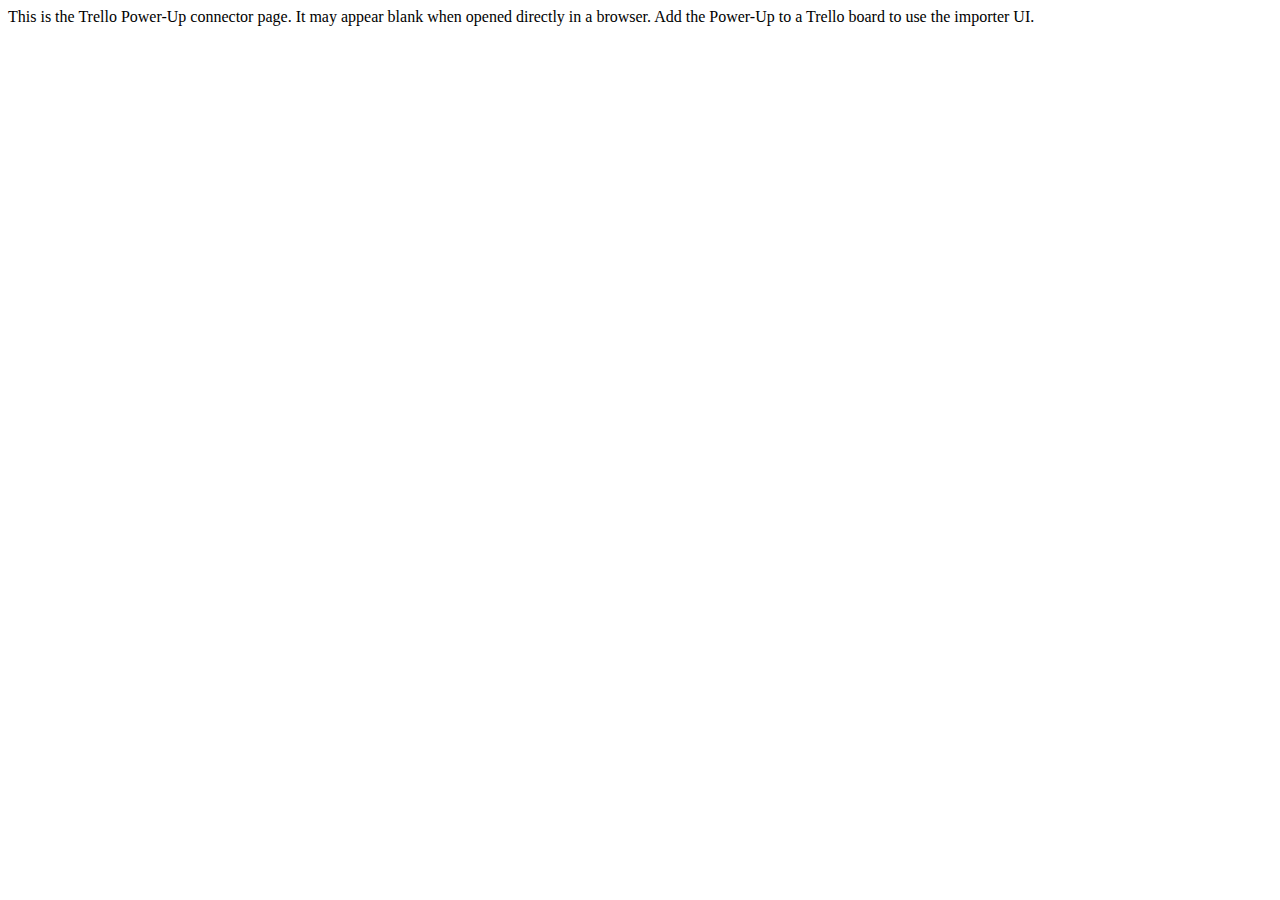
<file: index.html>
<!doctype html>
<html lang="en">
  <head>
    <meta charset="utf-8" />
    <meta name="viewport" content="width=device-width,initial-scale=1" />
    <meta name="referrer" content="no-referrer" />
    <meta
      http-equiv="Content-Security-Policy"
      content="default-src 'none'; base-uri 'none'; form-action 'none'; frame-ancestors https://trello.com https://*.trello.com; script-src 'self' https://p.trellocdn.com"
    />
    <title>JSON/CSV Importer Power-Up</title>
  </head>
  <body>
    <div>
      This is the Trello Power-Up connector page. It may appear blank when opened directly in a browser.
      Add the Power-Up to a Trello board to use the importer UI.
    </div>
    <script src="https://p.trellocdn.com/power-up.min.js"></script>
    <script src="./client.js"></script>
  </body>
</html>
</file>
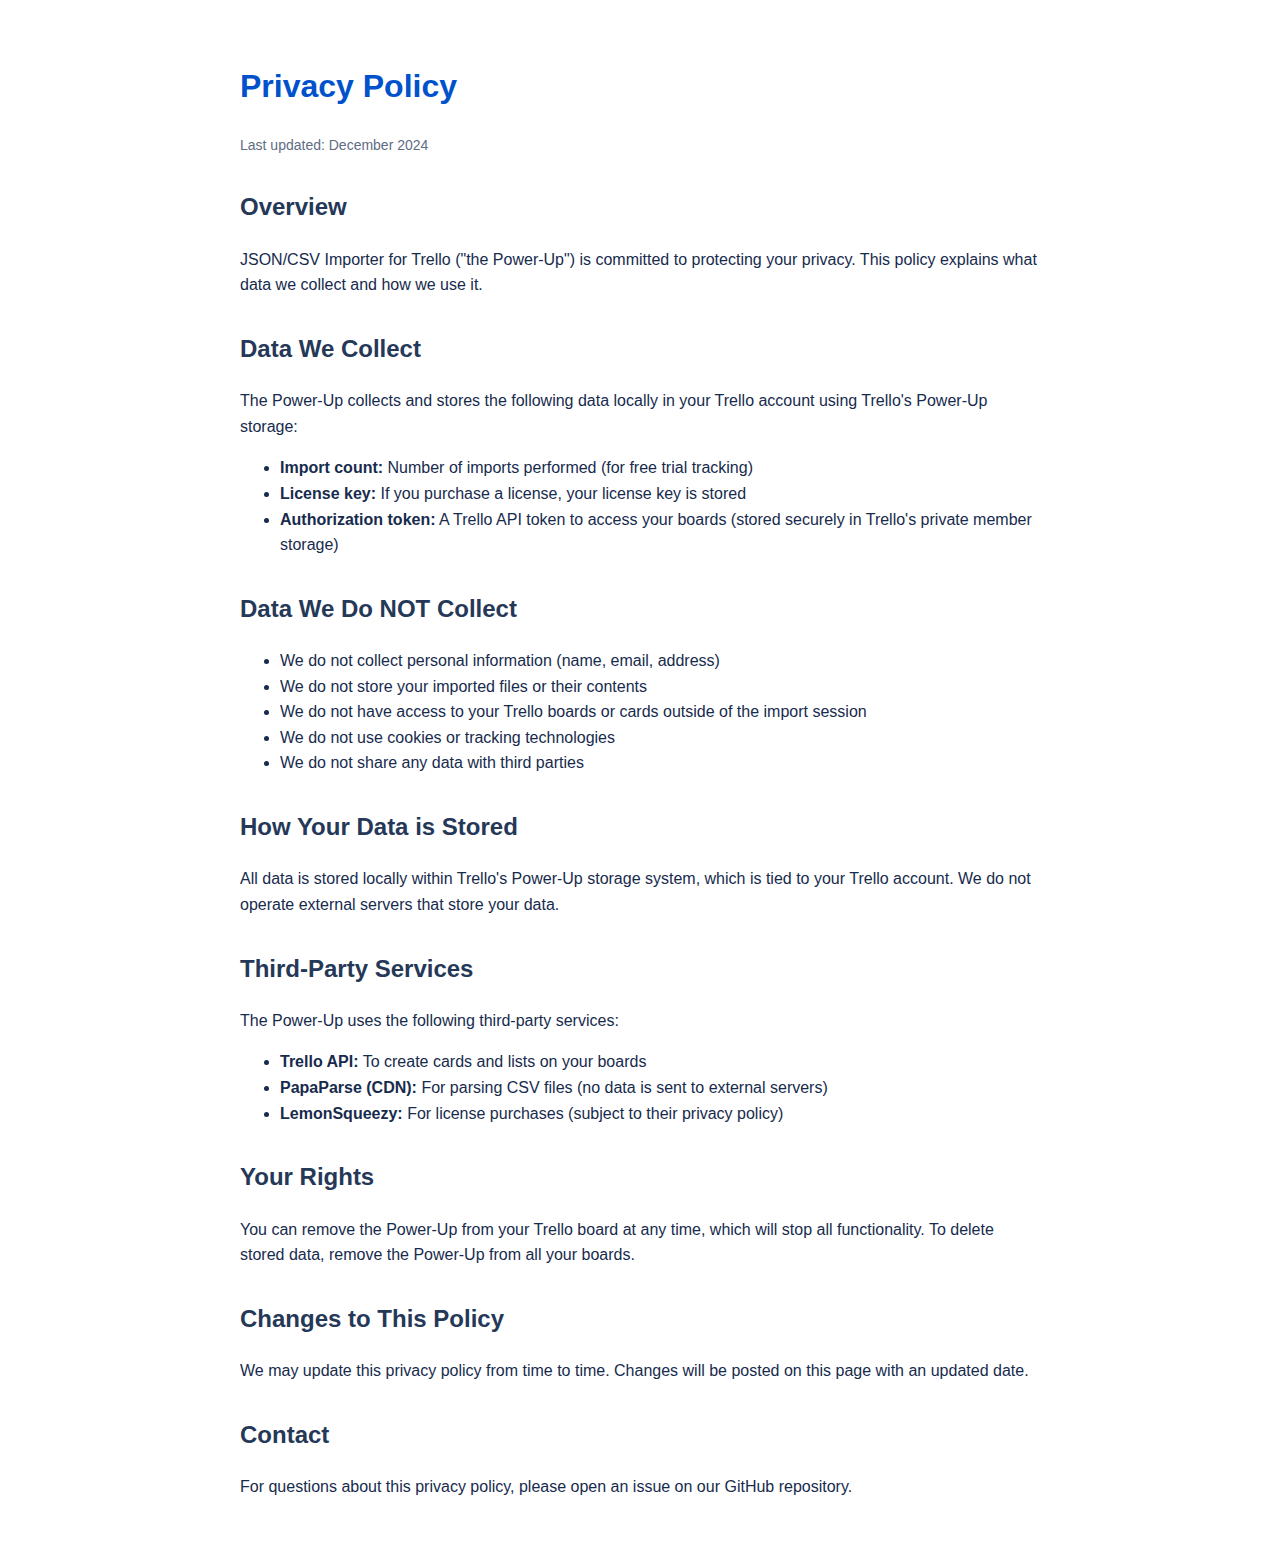
<file: privacy.html>
<!DOCTYPE html>
<html lang="en">
<head>
  <meta charset="UTF-8">
  <meta name="viewport" content="width=device-width, initial-scale=1.0">
  <title>Privacy Policy - JSON/CSV Importer for Trello</title>
  <style>
    body {
      font-family: -apple-system, BlinkMacSystemFont, 'Segoe UI', Roboto, sans-serif;
      max-width: 800px;
      margin: 0 auto;
      padding: 40px 20px;
      line-height: 1.6;
      color: #172b4d;
    }
    h1 { color: #0052CC; }
    h2 { color: #253858; margin-top: 32px; }
    p { margin: 16px 0; }
    .date { color: #5e6c84; font-size: 14px; }
  </style>
</head>
<body>
  <h1>Privacy Policy</h1>
  <p class="date">Last updated: December 2024</p>

  <h2>Overview</h2>
  <p>JSON/CSV Importer for Trello ("the Power-Up") is committed to protecting your privacy. This policy explains what data we collect and how we use it.</p>

  <h2>Data We Collect</h2>
  <p>The Power-Up collects and stores the following data locally in your Trello account using Trello's Power-Up storage:</p>
  <ul>
    <li><strong>Import count:</strong> Number of imports performed (for free trial tracking)</li>
    <li><strong>License key:</strong> If you purchase a license, your license key is stored</li>
    <li><strong>Authorization token:</strong> A Trello API token to access your boards (stored securely in Trello's private member storage)</li>
  </ul>

  <h2>Data We Do NOT Collect</h2>
  <ul>
    <li>We do not collect personal information (name, email, address)</li>
    <li>We do not store your imported files or their contents</li>
    <li>We do not have access to your Trello boards or cards outside of the import session</li>
    <li>We do not use cookies or tracking technologies</li>
    <li>We do not share any data with third parties</li>
  </ul>

  <h2>How Your Data is Stored</h2>
  <p>All data is stored locally within Trello's Power-Up storage system, which is tied to your Trello account. We do not operate external servers that store your data.</p>

  <h2>Third-Party Services</h2>
  <p>The Power-Up uses the following third-party services:</p>
  <ul>
    <li><strong>Trello API:</strong> To create cards and lists on your boards</li>
    <li><strong>PapaParse (CDN):</strong> For parsing CSV files (no data is sent to external servers)</li>
    <li><strong>LemonSqueezy:</strong> For license purchases (subject to their privacy policy)</li>
  </ul>

  <h2>Your Rights</h2>
  <p>You can remove the Power-Up from your Trello board at any time, which will stop all functionality. To delete stored data, remove the Power-Up from all your boards.</p>

  <h2>Changes to This Policy</h2>
  <p>We may update this privacy policy from time to time. Changes will be posted on this page with an updated date.</p>

  <h2>Contact</h2>
  <p>For questions about this privacy policy, please open an issue on our GitHub repository.</p>
</body>
</html>
</file>
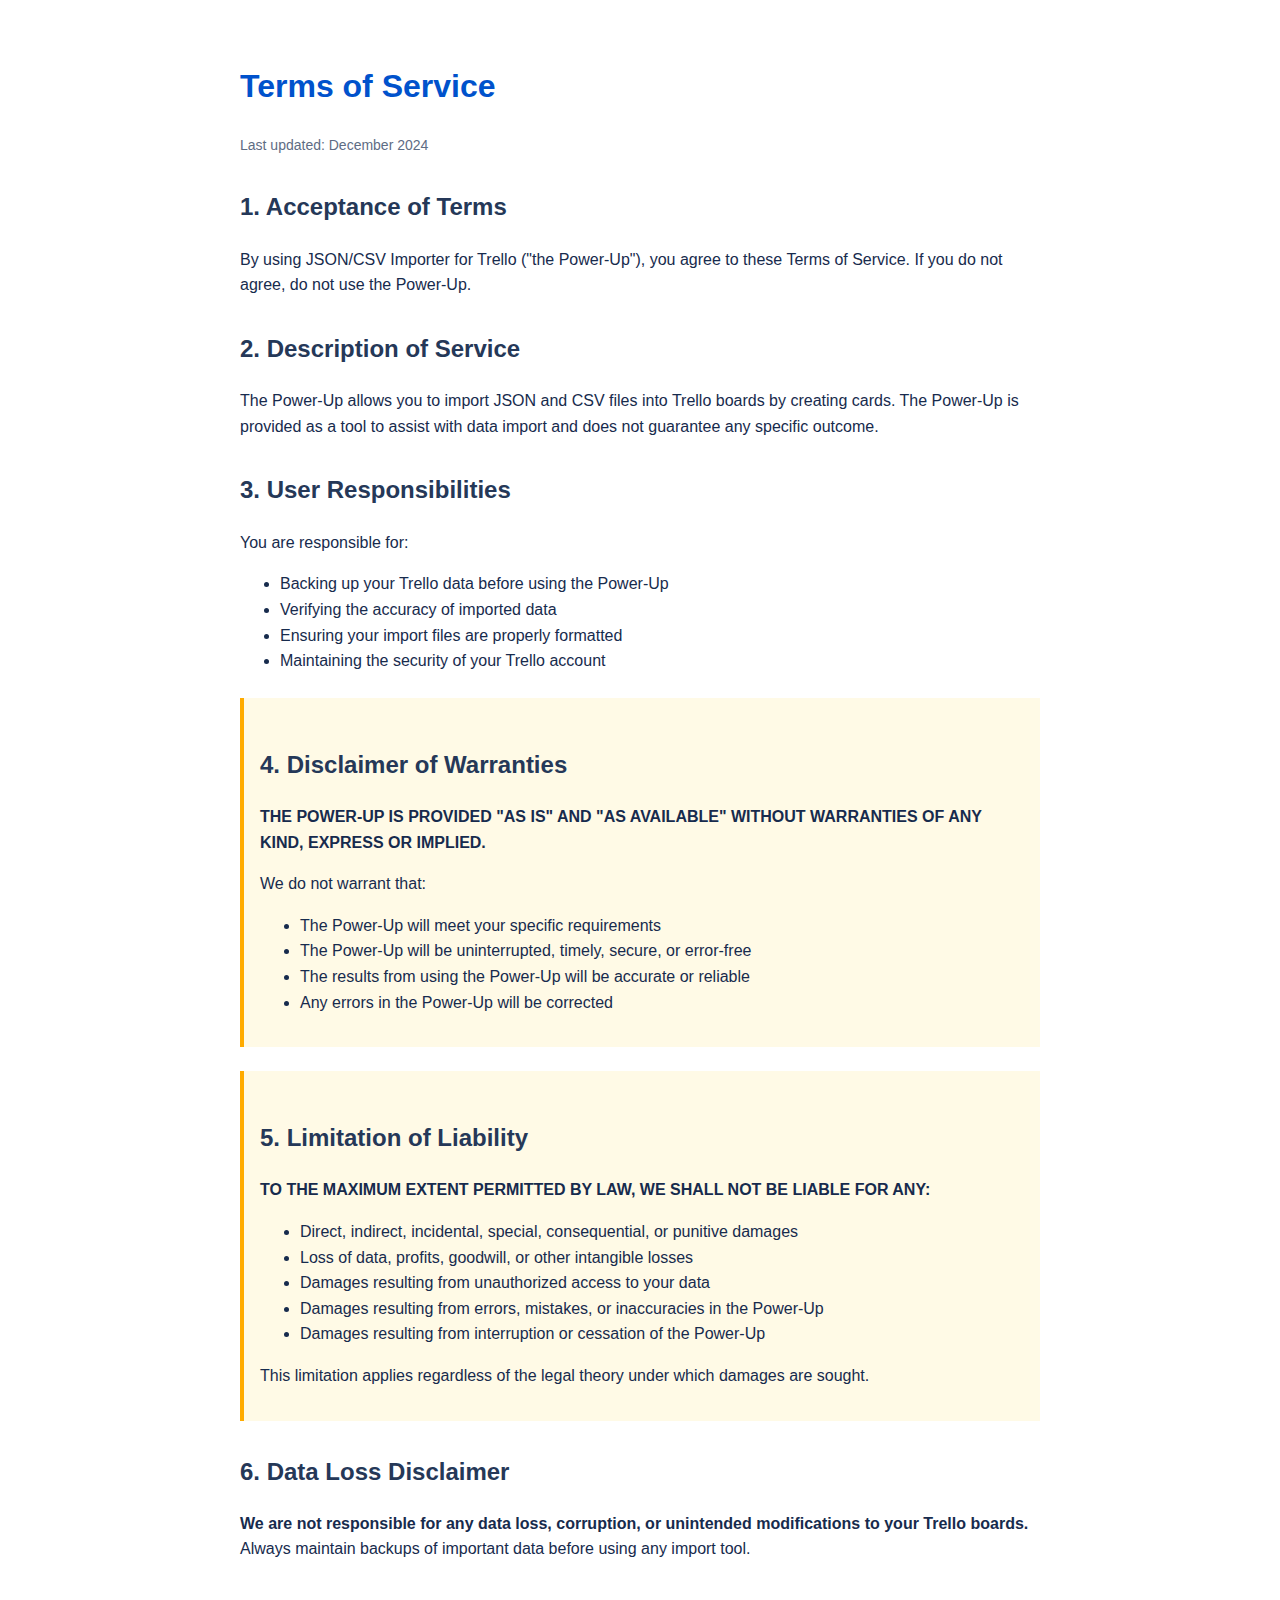
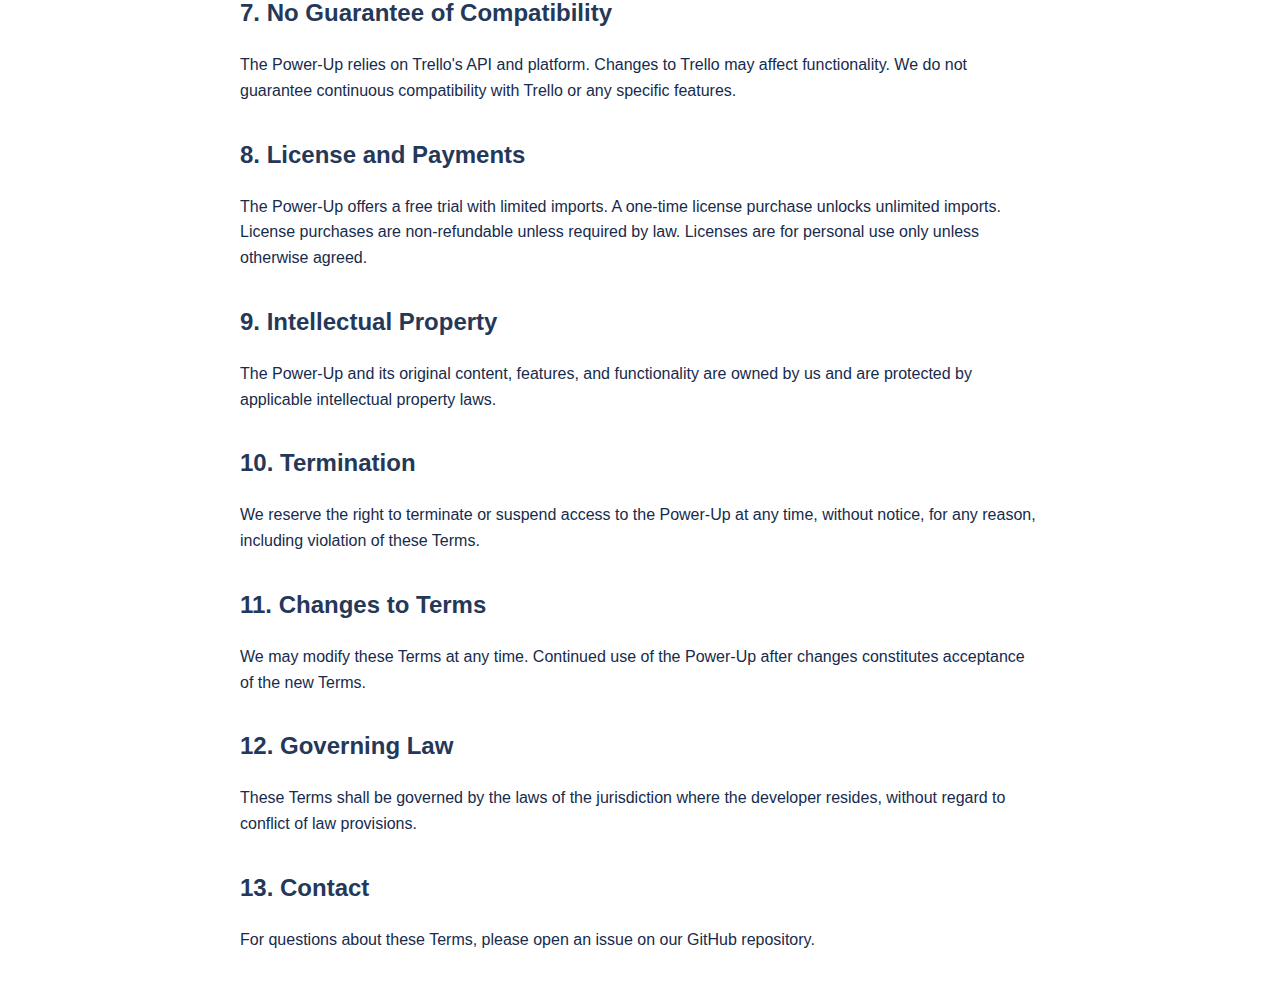
<file: terms.html>
<!DOCTYPE html>
<html lang="en">
<head>
  <meta charset="UTF-8">
  <meta name="viewport" content="width=device-width, initial-scale=1.0">
  <title>Terms of Service - JSON/CSV Importer for Trello</title>
  <style>
    body {
      font-family: -apple-system, BlinkMacSystemFont, 'Segoe UI', Roboto, sans-serif;
      max-width: 800px;
      margin: 0 auto;
      padding: 40px 20px;
      line-height: 1.6;
      color: #172b4d;
    }
    h1 { color: #0052CC; }
    h2 { color: #253858; margin-top: 32px; }
    p { margin: 16px 0; }
    .date { color: #5e6c84; font-size: 14px; }
    .important { background: #FFFAE6; border-left: 4px solid #FFAB00; padding: 16px; margin: 24px 0; }
  </style>
</head>
<body>
  <h1>Terms of Service</h1>
  <p class="date">Last updated: December 2024</p>

  <h2>1. Acceptance of Terms</h2>
  <p>By using JSON/CSV Importer for Trello ("the Power-Up"), you agree to these Terms of Service. If you do not agree, do not use the Power-Up.</p>

  <h2>2. Description of Service</h2>
  <p>The Power-Up allows you to import JSON and CSV files into Trello boards by creating cards. The Power-Up is provided as a tool to assist with data import and does not guarantee any specific outcome.</p>

  <h2>3. User Responsibilities</h2>
  <p>You are responsible for:</p>
  <ul>
    <li>Backing up your Trello data before using the Power-Up</li>
    <li>Verifying the accuracy of imported data</li>
    <li>Ensuring your import files are properly formatted</li>
    <li>Maintaining the security of your Trello account</li>
  </ul>

  <div class="important">
    <h2>4. Disclaimer of Warranties</h2>
    <p><strong>THE POWER-UP IS PROVIDED "AS IS" AND "AS AVAILABLE" WITHOUT WARRANTIES OF ANY KIND, EXPRESS OR IMPLIED.</strong></p>
    <p>We do not warrant that:</p>
    <ul>
      <li>The Power-Up will meet your specific requirements</li>
      <li>The Power-Up will be uninterrupted, timely, secure, or error-free</li>
      <li>The results from using the Power-Up will be accurate or reliable</li>
      <li>Any errors in the Power-Up will be corrected</li>
    </ul>
  </div>

  <div class="important">
    <h2>5. Limitation of Liability</h2>
    <p><strong>TO THE MAXIMUM EXTENT PERMITTED BY LAW, WE SHALL NOT BE LIABLE FOR ANY:</strong></p>
    <ul>
      <li>Direct, indirect, incidental, special, consequential, or punitive damages</li>
      <li>Loss of data, profits, goodwill, or other intangible losses</li>
      <li>Damages resulting from unauthorized access to your data</li>
      <li>Damages resulting from errors, mistakes, or inaccuracies in the Power-Up</li>
      <li>Damages resulting from interruption or cessation of the Power-Up</li>
    </ul>
    <p>This limitation applies regardless of the legal theory under which damages are sought.</p>
  </div>

  <h2>6. Data Loss Disclaimer</h2>
  <p><strong>We are not responsible for any data loss, corruption, or unintended modifications to your Trello boards.</strong> Always maintain backups of important data before using any import tool.</p>

  <h2>7. No Guarantee of Compatibility</h2>
  <p>The Power-Up relies on Trello's API and platform. Changes to Trello may affect functionality. We do not guarantee continuous compatibility with Trello or any specific features.</p>

  <h2>8. License and Payments</h2>
  <p>The Power-Up offers a free trial with limited imports. A one-time license purchase unlocks unlimited imports. License purchases are non-refundable unless required by law. Licenses are for personal use only unless otherwise agreed.</p>

  <h2>9. Intellectual Property</h2>
  <p>The Power-Up and its original content, features, and functionality are owned by us and are protected by applicable intellectual property laws.</p>

  <h2>10. Termination</h2>
  <p>We reserve the right to terminate or suspend access to the Power-Up at any time, without notice, for any reason, including violation of these Terms.</p>

  <h2>11. Changes to Terms</h2>
  <p>We may modify these Terms at any time. Continued use of the Power-Up after changes constitutes acceptance of the new Terms.</p>

  <h2>12. Governing Law</h2>
  <p>These Terms shall be governed by the laws of the jurisdiction where the developer resides, without regard to conflict of law provisions.</p>

  <h2>13. Contact</h2>
  <p>For questions about these Terms, please open an issue on our GitHub repository.</p>
</body>
</html>
</file>
